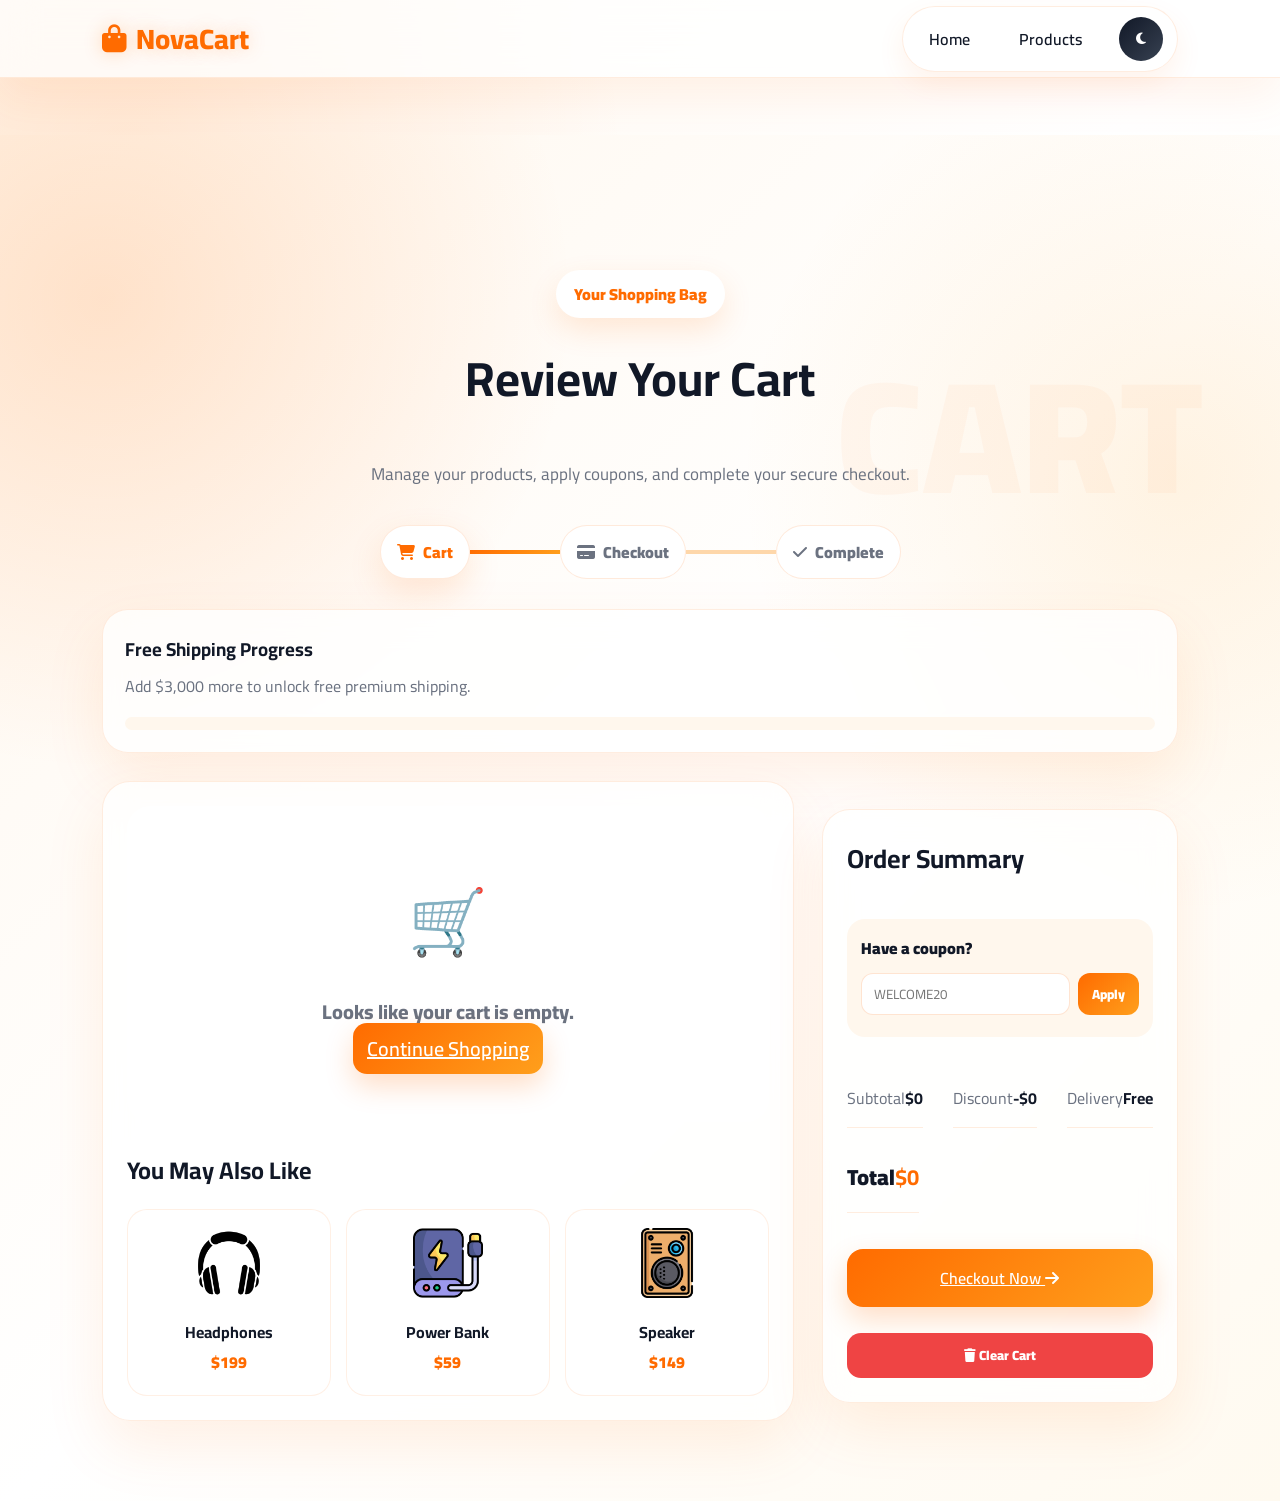
<file: cart.html>
<!DOCTYPE html>
<html lang="en">
<head>
  <meta charset="UTF-8" />
  <meta name="viewport" content="width=device-width, initial-scale=1.0" />
  <link rel="stylesheet" href="https://cdnjs.cloudflare.com/ajax/libs/font-awesome/6.7.2/css/all.min.css" />
  <link rel="stylesheet" href="product/product_style.css" />
  <link rel="stylesheet" href="product/cart_style.css" />
  <title>Cart | NovaCart</title>
</head>
<body>
  <header>
    <div class="navbar">
      <a href="index.html" class="logo">
        <i class="fa-solid fa-bag-shopping"></i> NovaCart
      </a>

      <ul>
        <li><a href="index.html">Home</a></li>
        <li><a href="product.html">Products</a></li>
        <li>
          <button id="darkModeBtn" class="dark-btn">
            <i class="fa-solid fa-moon"></i>
          </button>
        </li>
      </ul>
    </div>
  </header>

  <section class="cart-section">
    <div class="cart-hero">
      <span>Your Shopping Bag</span>
      <h1>Review Your Cart</h1>
      <p>Manage your products, apply coupons, and complete your secure checkout.</p>
    </div>

    <div class="checkout-steps">
      <div class="step active"><i class="fa-solid fa-cart-shopping"></i><span>Cart</span></div>
      <div class="line active"></div>
      <div class="step"><i class="fa-solid fa-credit-card"></i><span>Checkout</span></div>
      <div class="line"></div>
      <div class="step"><i class="fa-solid fa-check"></i><span>Complete</span></div>
    </div>

    <div class="shipping-card">
      <div>
        <h3>Free Shipping Progress</h3>
        <p id="shippingText">Add more products to unlock free shipping.</p>
      </div>
      <div class="shipping-bar">
        <span id="shippingProgress"></span>
      </div>
    </div>

    <div class="cart-layout">
      <div class="cart-products-box">
        <div id="cartItems"></div>

        <div class="recommended-box">
          <h2>You May Also Like</h2>

          <div class="recommended-grid">
            <div>
              <img src="product/imgg/headphone.png" alt="" />
              <h4>Headphones</h4>
              <p>$199</p>
            </div>

            <div>
              <img src="product/imgg/powerbank.png" alt="" />
              <h4>Power Bank</h4>
              <p>$59</p>
            </div>

            <div>
              <img src="product/imgg/speaker.png" alt="" />
              <h4>Speaker</h4>
              <p>$149</p>
            </div>
          </div>
        </div>
      </div>

      <div class="cart-summary premium-summary">
        <h2>Order Summary</h2>

        <div class="coupon-box">
          <label>Have a coupon?</label>
          <div>
            <input type="text" id="couponInput" placeholder="WELCOME20" />
            <button id="applyCoupon">Apply</button>
          </div>
          <small id="couponMessage"></small>
        </div>

        <div class="summary-row">
          <span>Subtotal</span>
          <strong id="totalPrice">$0</strong>
        </div>

        <div class="summary-row">
          <span>Discount</span>
          <strong id="discountPrice">$0</strong>
        </div>

        <div class="summary-row">
          <span>Delivery</span>
          <strong>Free</strong>
        </div>

        <div class="summary-row total-row">
          <span>Total</span>
          <strong id="finalTotal">$0</strong>
        </div>

        <a href="checkout.html" class="btn checkout-btn">
          Checkout Now <i class="fa-solid fa-arrow-right"></i>
        </a>

        <button class="clear-btn" id="clearCart">
          <i class="fa-solid fa-trash"></i> Clear Cart
        </button>
      </div>
    </div>
  </section>

  <div id="cartToast">Cart updated successfully ✅</div>

  <script src="product/theme.js"></script>
  <script src="product/cart.js"></script>
</body>
</html>
</file>
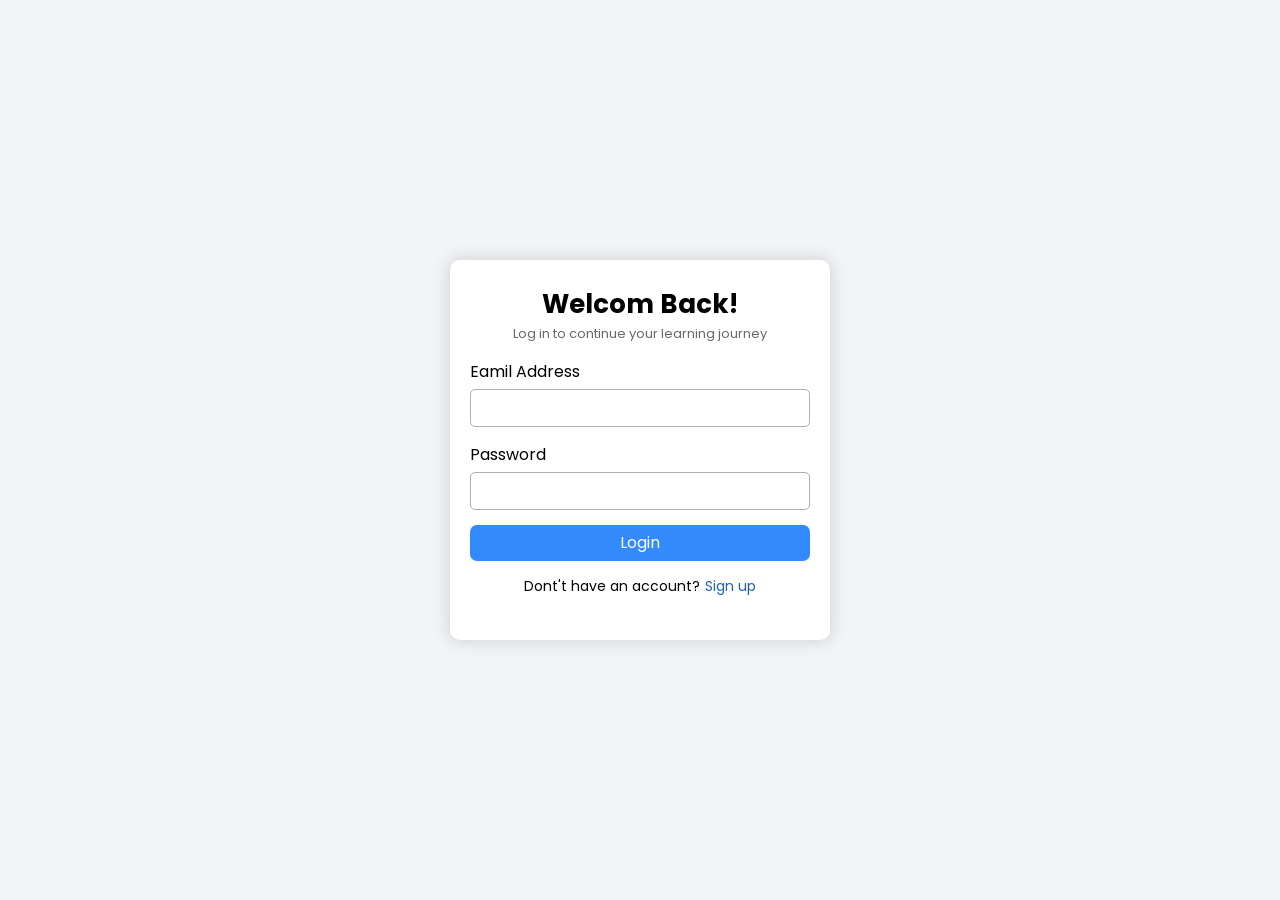
<file: login.html>
<!DOCTYPE html>
<html lang="en">
<head>
    <meta charset="UTF-8">
    <meta name="viewport" content="width=device-width, initial-scale=1.0">
    <link rel="stylesheet" href="login/login_style.css">
    <title>Log In</title>
</head>
<body>
    <div class="mainBox">
            <div class="welcom">
                <h1>Welcom Back!</h1>
                <p>Log in to continue your learning journey</p>
            </div>
            <div>
                <form class="form">
                    <label>Eamil Address</label>
                    <input type="text" placeholder="">
                    <label>Password</label>
                    <input type="password" placeholder="">
                    <a href="index.html">Login</a>
                </form>
            </div>
            <div class="foot">
                <p>Dont't have an account?</p>
                <a href="register.html">Sign up</a>
            </div>
    </div>
    <script src="product/theme.js"></script>
</body>
</html>
</file>
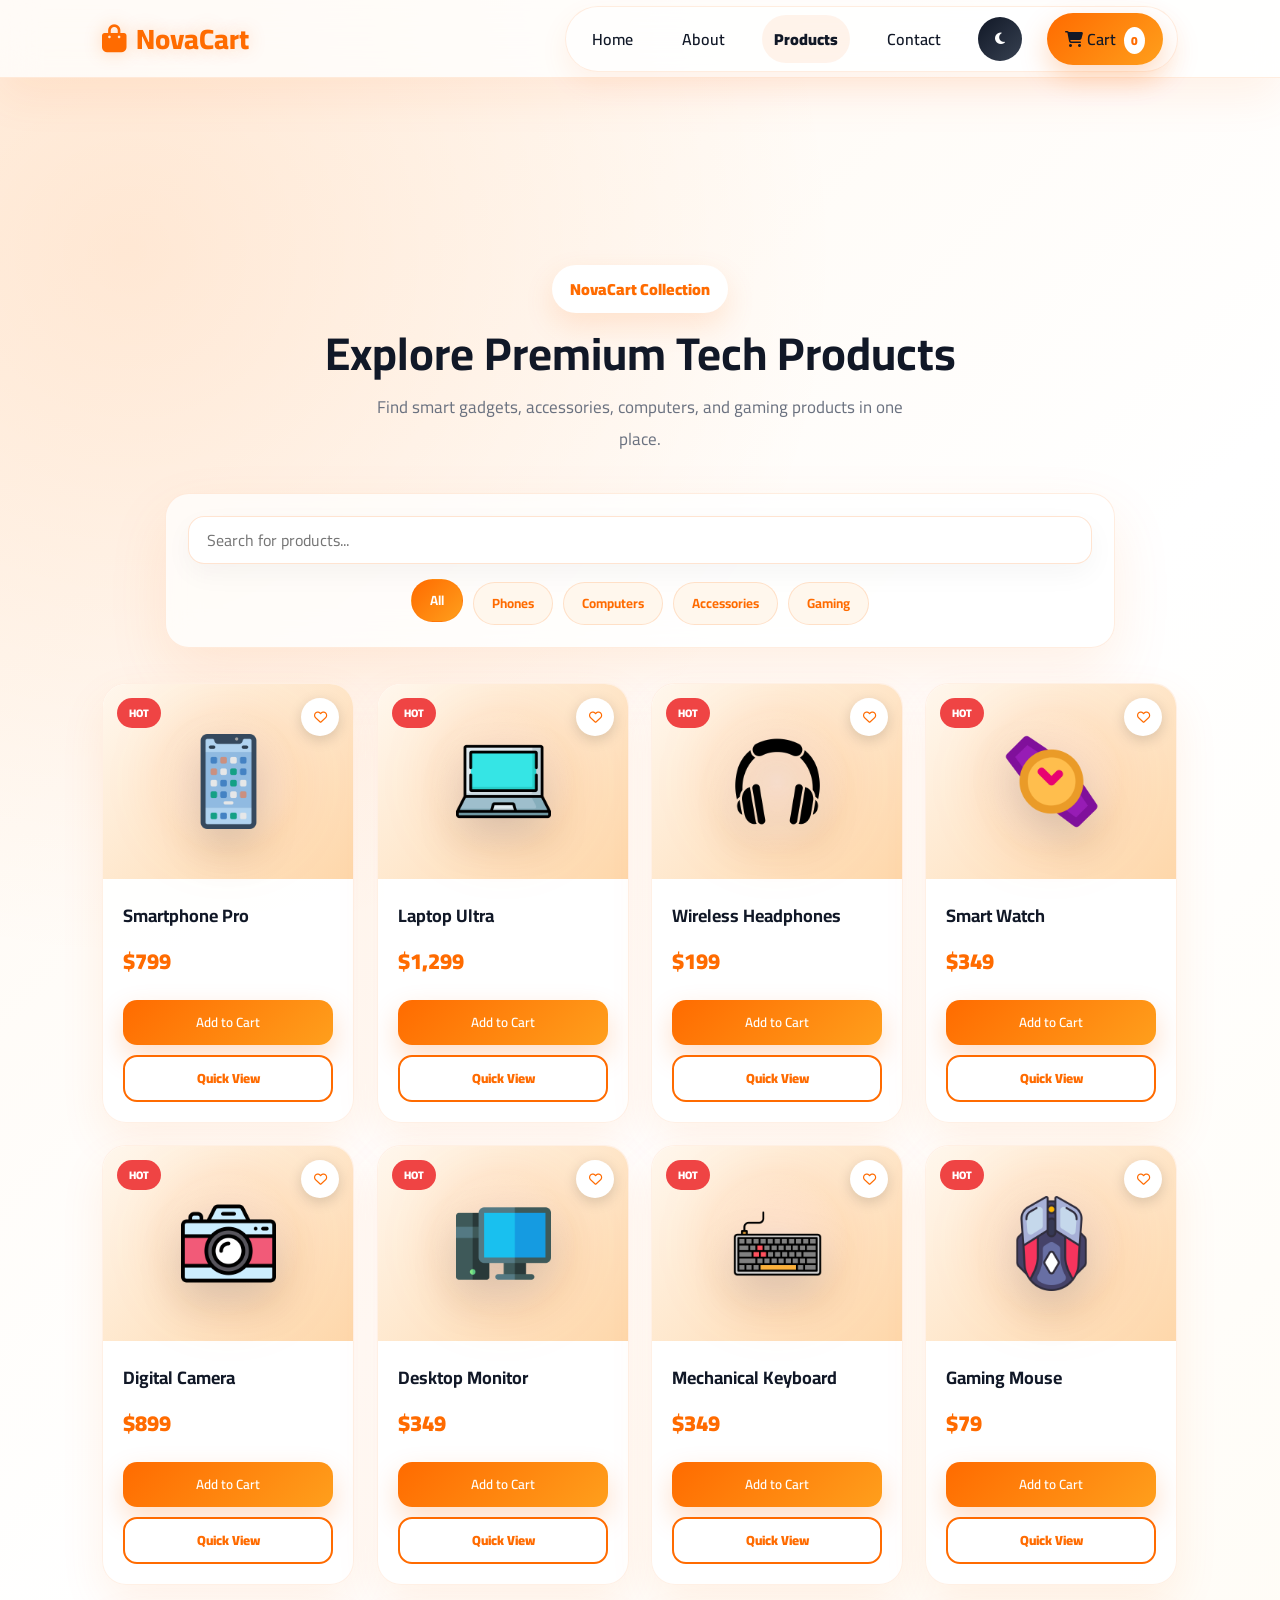
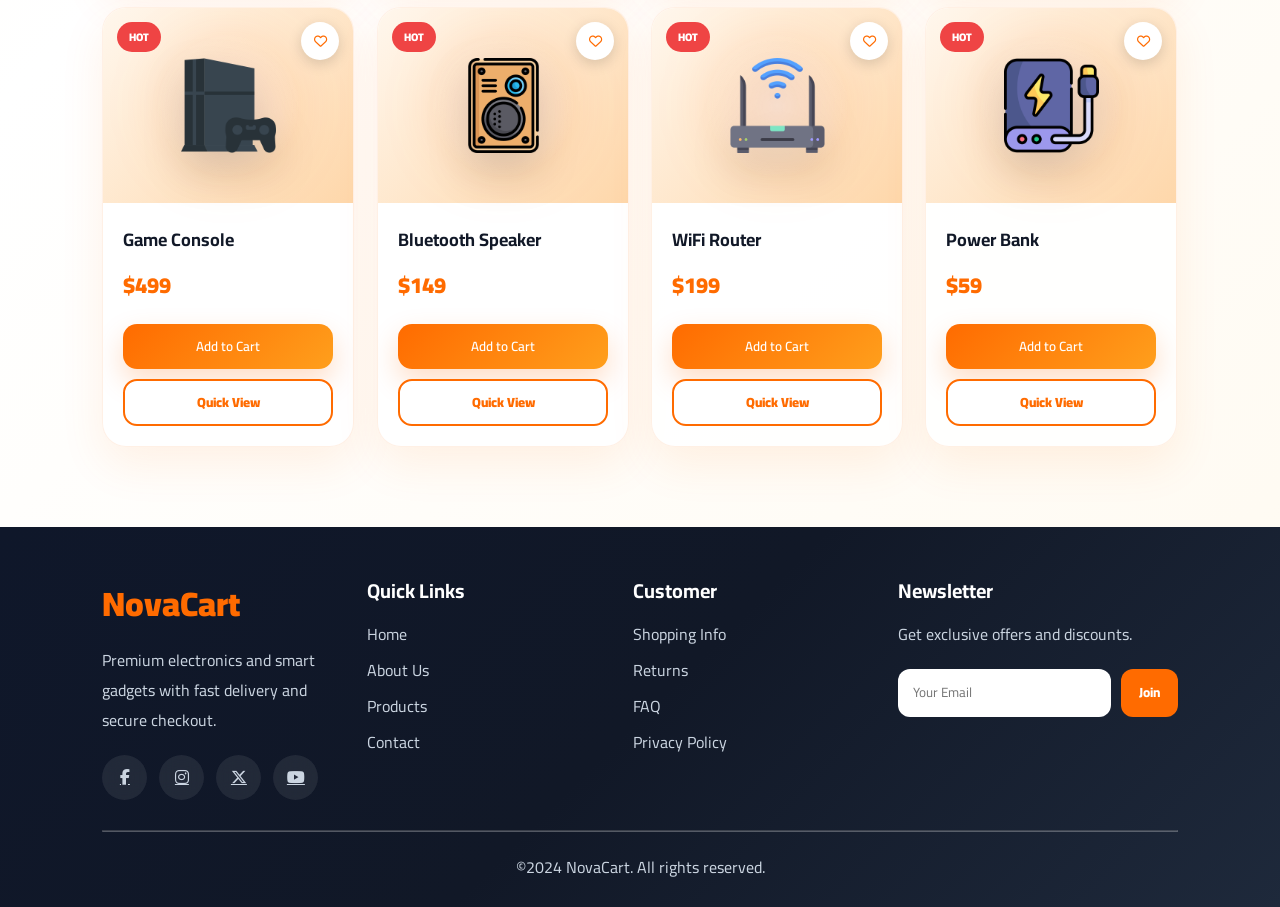
<file: product.html>
<!DOCTYPE html>
<html lang="en">
  <head>
    <meta charset="UTF-8" />
    <meta name="viewport" content="width=device-width, initial-scale=1.0" />
    <link
      rel="stylesheet"
      href="https://cdnjs.cloudflare.com/ajax/libs/font-awesome/6.7.2/css/all.min.css"
    /><title>Products | NovaCart</title>
    <link rel="stylesheet" href="product/product_style.css" />
  </head>
  <body>
    <header>
      <div class="navbar">
        <a href="index.html" class="logo">
  <i class="fa-solid fa-bag-shopping"></i> NovaCart
</a>
        <ul>
          <li><a href="index.html">Home</a></li>
          <li><a href="#about">About</a></li>
          <li><a href="#products" class="productTit">Products</a></li>
          <li><a href="#contact">Contact</a></li>
          <li>
  <button id="darkModeBtn" class="dark-btn">
    <i class="fa-solid fa-moon"></i>
  </button>
</li>
          <li>
  <a href="cart.html" class="cart-link">
    <i class="fa-solid fa-cart-shopping"></i>
    Cart <span id="cartCount">0</span>
  </a>
</li>
        </ul>
      </div>
    </header>
       <section class="sec2">
        <div class="product-hero-title">
  <span>NovaCart Collection</span>
  <h1>Explore Premium Tech Products</h1>
  <p>Find smart gadgets, accessories, computers, and gaming products in one place.</p>
</div>
        <div class="shop-tools">
  <input type="text" id="searchInput" placeholder="Search for products..." />

  <div class="filter-buttons">
    <button class="filter-btn active" data-category="all">All</button>
    <button class="filter-btn" data-category="phones">Phones</button>
    <button class="filter-btn" data-category="computers">Computers</button>
    <button class="filter-btn" data-category="accessories">Accessories</button>
    <button class="filter-btn" data-category="gaming">Gaming</button>
  </div>
</div>
         <div class="porBoxs">
          <div class="products" data-category="phones">
            <div class="img">
              <img src="./product/imgg/smartphones.png" alt="" />
            </div>
            <div>
              <h1>Smartphone Pro</h1>
              <p>$799</p>
              <button class="wish-btn">
  <i class="fa-regular fa-heart"></i>
</button>
              <button class="btn">Add to Cart</button>
              <button class="quick-btn">Quick View</button>
            </div>
          </div>
          <div class="products" data-category="computers">
            <div class="img">
              <img src="./product/imgg/laptop.png" alt="" />
            </div>
            <div>
              <h1>Laptop Ultra</h1>
              <p>$1,299</p>
              <button class="wish-btn">
  <i class="fa-regular fa-heart"></i>
</button>
              <button class="btn">Add to Cart</button>
              <button class="quick-btn">Quick View</button>
            </div>
          </div>
          <div class="products" data-category="phones">
            <div class="img">
              <img src="./product/imgg/headphone.png" alt="" />
            </div>

            <div>
              <h1>Wireless Headphones</h1>
              <p>$199</p>
              <button class="wish-btn">
  <i class="fa-regular fa-heart"></i>
</button>
              <button class="btn">Add to Cart</button>
              <button class="quick-btn">Quick View</button>
            </div>
          </div>
          <div class="products" data-category="accessories">
            <div class="img">
              <img src="./product/imgg/time.png" alt="" />
            </div>
            <div>
              <h1>Smart Watch</h1>
              <p>$349</p>
              <button class="wish-btn">
  <i class="fa-regular fa-heart"></i>
</button>
              <button class="btn">Add to Cart</button>
              <button class="quick-btn">Quick View</button>
            </div>
          </div>
          <div class="products" data-category="accessories">
                <div class="img">
              <img src="./product/imgg/camera.png" alt="" />
            </div>
            <div>
              <h1>Digital Camera</h1>
              <p>$899</p>
              <button class="wish-btn">
  <i class="fa-regular fa-heart"></i>
</button>
              <button class="btn">Add to Cart</button>
              <button class="quick-btn">Quick View</button>
            </div>
          </div>
          <div class="products" data-category="computers">
                <div class="img">
              <img src="./product/imgg/computer.png" alt="" />
            </div>
            <div>
              <h1>Desktop Monitor</h1>
              <p>$349</p>
              <button class="wish-btn">
  <i class="fa-regular fa-heart"></i>
</button>
              <button class="btn">Add to Cart</button>
              <button class="quick-btn">Quick View</button>
            </div>
          </div>
          <div class="products" data-category="computers">
               <div class="img">
              <img src="./product/imgg/wired-keyboard.png" alt="" />
            </div>
            <div>
              <h1>Mechanical Keyboard</h1>
              <p>$349</p>
              <button class="wish-btn">
  <i class="fa-regular fa-heart"></i>
</button>
              <button class="btn">Add to Cart</button>
              <button class="quick-btn">Quick View</button>
            </div>
          </div>
          <div class="products" data-category="computers">
              <div class="img">
              <img src="./product/imgg/mouse-clicker.png" alt="" />
            </div>
            <div>
              <h1>Gaming Mouse</h1>
              <p>$79</p>
              <button class="wish-btn">
  <i class="fa-regular fa-heart"></i>
</button>
              <button class="btn">Add to Cart</button>
              <button class="quick-btn">Quick View</button>
            </div>
          </div>
          <div class="products" data-category="gaming">
                <div class="img">
              <img src="./product/imgg/game-console.png" alt="" />
            </div>
            <div>
              <h1>Game Console</h1>
              <p>$499</p>
              <button class="wish-btn">
  <i class="fa-regular fa-heart"></i>
</button>
              <button class="btn">Add to Cart</button>
              <button class="quick-btn">Quick View</button>
            </div>
          </div>
          <div class="products" data-category="accessories">
             <div class="img">
              <img src="./product/imgg/speaker.png" alt="" />
            </div>
            <div>
              <h1>Bluetooth Speaker</h1>
              <p>$149</p>
              <button class="wish-btn">
  <i class="fa-regular fa-heart"></i>
</button>
              <button class="btn">Add to Cart</button>
              <button class="quick-btn">Quick View</button>
            </div>
          </div>
          <div class="products" data-category="computers">
              <div class="img">
              <img src="./product/imgg/wifi.png" alt="" />
            </div>
            <div>
              <h1>WiFi Router</h1>
              <p>$199</p>
              <button class="wish-btn">
  <i class="fa-regular fa-heart"></i>
</button>
              <button class="btn">Add to Cart</button>
              <button class="quick-btn">Quick View</button>
            </div>
          </div>
          <div class="products" data-category="phones">
              <div class="img">
              <img src="./product/imgg/powerbank.png" alt="" />
            </div>
            <div>
              <h1>Power Bank</h1>
              <p>$59</p>
              <button class="wish-btn">
  <i class="fa-regular fa-heart"></i>
</button>
              <button class="btn">Add to Cart</button>
              <button class="quick-btn">Quick View</button>
            </div>
          </div>
        </div>
        </div>
      </section>
    <footer>
  <div class="foot">
    <div>
      <h1 class="footer-brand">NovaCart</h1>
      <p>
        Premium electronics and smart gadgets with fast delivery and secure checkout.
      </p>

      <div class="socials">
        <a href="#"><i class="fab fa-facebook-f"></i></a>
        <a href="#"><i class="fab fa-instagram"></i></a>
        <a href="#"><i class="fab fa-x-twitter"></i></a>
        <a href="#"><i class="fab fa-youtube"></i></a>
      </div>
    </div>

    <div>
      <h1>Quick Links</h1>
      <ul>
        <li><a href="index.html">Home</a></li>
        <li><a href="index.html#about">About Us</a></li>
        <li><a href="product.html">Products</a></li>
        <li><a href="index.html#contact">Contact</a></li>
      </ul>
    </div>

    <div>
      <h1>Customer</h1>
      <ul>
        <li>Shopping Info</li>
        <li>Returns</li>
        <li>FAQ</li>
        <li>Privacy Policy</li>
      </ul>
    </div>

    <div>
      <h1>Newsletter</h1>
      <p>Get exclusive offers and discounts.</p>

      <div class="newsletter">
        <input type="email" placeholder="Your Email" />
        <button>Join</button>
      </div>
    </div>
  </div>

  <hr />
  <p class="par">&copy;2024 NovaCart. All rights reserved.</p>
</footer>

<script src="product/theme.js"></script>
<script src="product/product.js"></script>

</body>

</html>
</file>
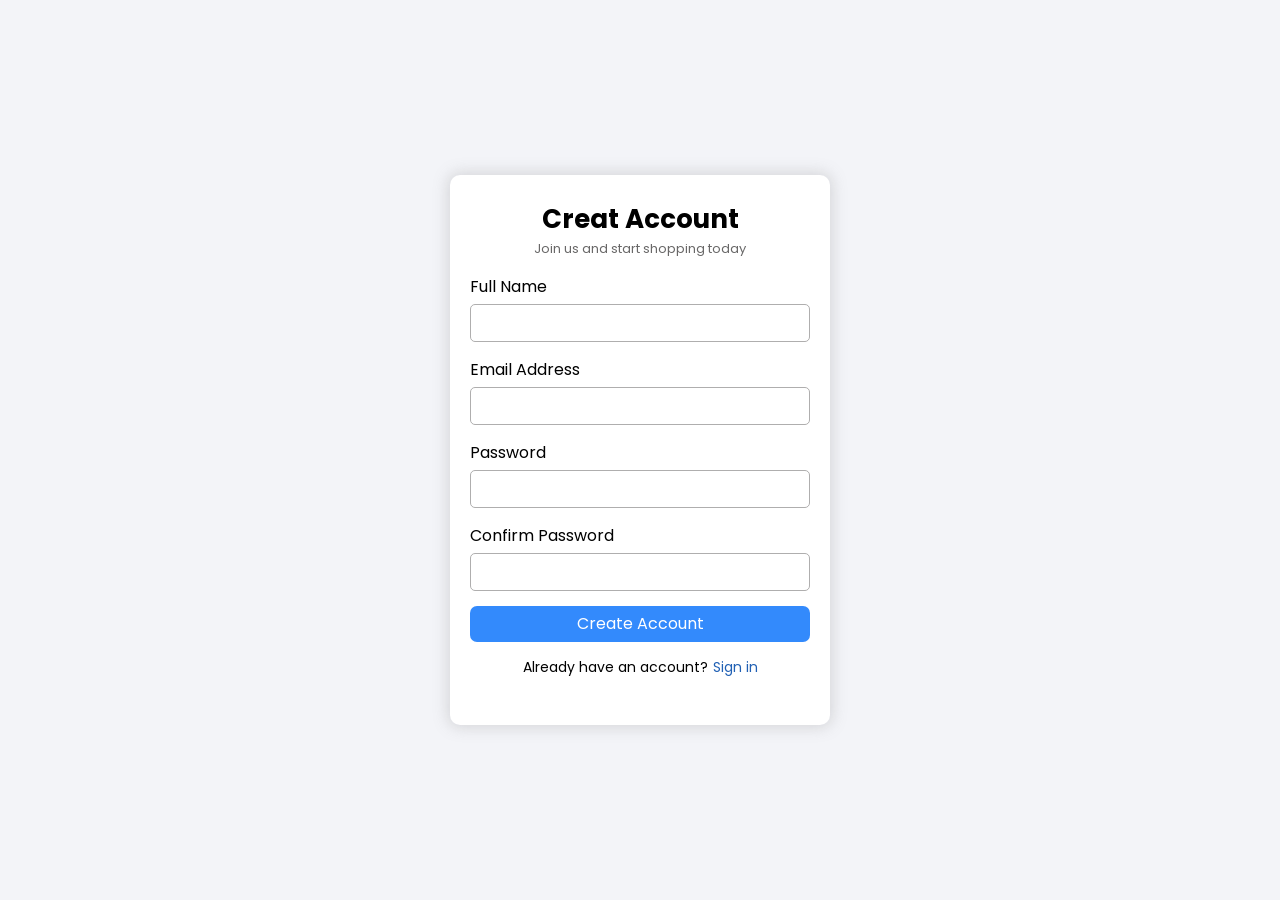
<file: register.html>
<!DOCTYPE html>
<html lang="en">
<head>
    <meta charset="UTF-8">
    <meta name="viewport" content="width=device-width, initial-scale=1.0">
    <link rel="stylesheet" href="register/register_style.css">
    <title>Log In</title>
</head>
<body>
    <div class="mainBox">
            <div class="welcom">
                <h1>Creat Account</h1>
                <p>Join us and start shopping today</p>
            </div>
            <div>
                <form class="form">
                    <label>Full Name</label>
                    <input type="text" placeholder="">
                    <label>Email Address</label>
                    <input type="text" placeholder="">
                    <label>Password</label>
                    <input type="password" placeholder="">
                    <label>Confirm Password</label>
                    <input type="password" placeholder="">
                    <a href="index.html">Create Account</a>
                </form>
            </div>
            <div class="foot">
                <p>Already have an account?</p>
                <a href="login.html">Sign in</a>
            </div>
    </div>
</body>
</html>
</file>
<file: product/product_style.css>
@import url("https://fonts.googleapis.com/css2?family=Cairo:wght@300;400;600;700&display=swap");

* {
  box-sizing: border-box;
  padding: 0;
  margin: 0;
  font-family: "Cairo", sans-serif;
}

body {
  overflow-x: hidden;
}

img {
  max-width: 100%;
  height: auto;
}

/* Header */

header {
  width: 100%;
  min-height: 15vh;
}

header .navbar {
  display: flex;
  align-items: center;
  justify-content: space-between;
  background: white;
  min-height: 10vh;
  box-shadow: 0px 0px 2px;
  position: fixed;
  width: 100%;
  z-index: 100;
  padding: 0 8%;
}

.navbar .logo {
  color: rgb(54, 130, 230);
  text-decoration: none;
  font-weight: 800;
  font-size: 25px;
}

.navbar ul {
  display: flex;
  align-items: center;
  gap: 25px;
}

.navbar ul li {
  list-style: none;
}

.navbar ul li a {
  text-decoration: none;
  color: rgb(36, 36, 36);
  font-weight: 600;
}

.productTit {
  font-weight: 900 !important;
}

.navbar .btn,
.btn {
  background-color: rgb(54, 130, 230);
  padding: 7px 14px;
  border-radius: 5px;
  border: none;
  color: white;
  font-weight: 600;
  cursor: pointer;
}

/* Products */

.sec2 {
  width: 100%;
  padding: 120px 8% 70px;
}

.titSec2 h1 {
  text-align: center;
  padding-bottom: 40px;
  font-size: 36px;
}

.sec2 .porBoxs {
  display: grid;
  grid-template-columns: repeat(3, 1fr);
  gap: 30px;
}

.sec2 .products {
  width: 100%;
  min-height: 350px;
  border-radius: 8px;
  overflow: hidden;
  box-shadow: 0px 2px 2px rgba(138, 138, 138, 0.3);
  transition: 0.4s;
}

.sec2 .products:hover {
  transform: translateY(-7px);
  box-shadow: 0px 2px 10px rgba(138, 138, 138, 0.3);
}

.sec2 .products .img {
  background-color: rgb(216, 219, 221);
  height: 210px;
  display: flex;
  justify-content: center;
  align-items: center;
}

.sec2 .products .img img {
  width: 80px;
  height: 80px;
}

.sec2 .products div:not(.img) {
  padding: 20px;
}

.sec2 .products h1 {
  font-size: 18px;
  margin-bottom: 8px;
}

.sec2 .products p {
  color: rgb(54, 130, 230);
  margin-bottom: 12px;
}

.sec2 .products button {
  width: 100%;
}

/* Footer */

footer {
  background-color: rgb(28, 28, 63);
  width: 100%;
  padding: 45px 8% 25px;
}

footer .foot {
  display: grid;
  grid-template-columns: repeat(4, 1fr);
  gap: 35px;
}

footer h1 {
  color: white;
  font-size: 20px;
  padding-bottom: 10px;
}

footer div ul li {
  list-style: none;
  color: rgb(99, 97, 97);
  margin-bottom: 6px;
}

footer div ul li a {
  text-decoration: none;
  color: rgb(99, 97, 97);
}

footer p {
  color: rgb(99, 97, 97);
}

footer hr {
  width: 100%;
  margin-top: 30px;
  opacity: 0.3;
}

footer .par {
  text-align: center;
  padding-top: 20px;
}

/* Tablet */

@media (max-width: 992px) {
  .navbar {
    flex-direction: column;
    padding: 15px;
    gap: 15px;
  }

  .navbar ul {
    flex-wrap: wrap;
    justify-content: center;
  }

  .sec2 {
    padding-top: 170px;
  }

  .sec2 .porBoxs {
    grid-template-columns: repeat(2, 1fr);
  }

  footer .foot {
    grid-template-columns: repeat(2, 1fr);
  }
}

/* Mobile */

@media (max-width: 600px) {
  .navbar ul {
    gap: 12px;
  }

  .navbar ul li a {
    font-size: 14px;
  }

  .sec2 {
    padding: 180px 20px 60px;
  }

  .titSec2 h1 {
    font-size: 28px;
  }

  .sec2 .porBoxs {
    grid-template-columns: 1fr;
  }

  footer .foot {
    grid-template-columns: 1fr;
  }
}


.cart-link {
  position: relative;
}

#cartCount {
  background: rgb(54, 130, 230);
  color: white;
  font-size: 12px;
  padding: 2px 7px;
  border-radius: 50%;
  margin-left: 4px;
}

#toast {
  position: fixed;
  right: 25px;
  bottom: 25px;
  background: rgb(28, 28, 63);
  color: white;
  padding: 14px 22px;
  border-radius: 8px;
  opacity: 0;
  transform: translateY(20px);
  transition: 0.4s;
  z-index: 999;
}

#toast.show {
  opacity: 1;
  transform: translateY(0);
}

.shop-tools {
  max-width: 950px;
  margin: 0 auto 35px;
  display: flex;
  flex-direction: column;
  gap: 18px;
}

#searchInput {
  width: 100%;
  height: 48px;
  border: 1px solid #ddd;
  border-radius: 12px;
  outline: none;
  padding: 0 18px;
  font-size: 16px;
}

.filter-buttons {
  display: flex;
  justify-content: center;
  flex-wrap: wrap;
  gap: 10px;
}

.filter-btn {
  border: none;
  background: #eef3ff;
  color: rgb(54, 130, 230);
  padding: 8px 18px;
  border-radius: 30px;
  font-weight: 700;
  cursor: pointer;
}

.filter-btn.active,
.filter-btn:hover {
  background: rgb(54, 130, 230);
  color: white;
}

.products {
  position: relative;
}

.wish-btn {
  position: absolute;
  top: 14px;
  right: 14px;
  width: 38px !important;
  height: 38px;
  border: none;
  border-radius: 50%;
  background: white;
  color: rgb(54, 130, 230);
  cursor: pointer;
  box-shadow: 0 4px 14px rgba(0, 0, 0, 0.15);
}

.wish-btn.active {
  background: rgb(54, 130, 230);
  color: white;
}



.cart-section {
  min-height: 80vh;
  padding: 140px 8% 70px;
  background: #f7f8fb;
}

.cart-section h1 {
  text-align: center;
  font-size: 36px;
  margin-bottom: 35px;
}

#cartItems {
  max-width: 900px;
  margin: auto;
  display: flex;
  flex-direction: column;
  gap: 18px;
}

.cart-item {
  background: white;
  display: grid;
  grid-template-columns: 100px 1fr auto;
  align-items: center;
  gap: 20px;
  padding: 18px;
  border-radius: 14px;
  box-shadow: 0 4px 18px rgba(0, 0, 0, 0.08);
}

.cart-item img {
  width: 75px;
  height: 75px;
  object-fit: contain;
}

.cart-item h3 {
  margin-bottom: 6px;
}

.cart-item p {
  color: rgb(54, 130, 230);
  font-weight: 700;
}

.cart-item button,
.clear-btn {
  background: #ff4d4d;
  color: white;
  border: none;
  padding: 9px 14px;
  border-radius: 8px;
  cursor: pointer;
  font-weight: 700;
}

.cart-summary {
  max-width: 900px;
  margin: 28px auto 0;
  background: white;
  padding: 22px;
  border-radius: 14px;
  display: flex;
  justify-content: space-between;
  align-items: center;
  gap: 14px;
  flex-wrap: wrap;
  box-shadow: 0 4px 18px rgba(0, 0, 0, 0.08);
}

.checkout-btn {
  padding: 10px 22px;
}

.empty-cart {
  text-align: center;
  background: white;
  padding: 30px;
  border-radius: 14px;
  font-size: 20px;
}

@media (max-width: 600px) {
  .cart-item {
    grid-template-columns: 1fr;
    text-align: center;
  }

  .cart-item img {
    margin: auto;
  }
}

.quantity-box {
  display: flex;
  align-items: center;
  justify-content: center;
  gap: 13px;
}

.quantity-box button {
  width: 34px;
  height: 34px;
  border: none;
  border-radius: 50%;
  background: rgb(54, 130, 230);
  color: white;
  font-size: 18px;
  font-weight: 800;
  cursor: pointer;
}

.quantity-box span {
  font-size: 18px;
  font-weight: 800;
}

.remove-btn {
  background: #ff4d4d !important;
} 


.dark-btn {
  background: rgb(54, 130, 230);
  color: white;
  border: none;
  width: 38px;
  height: 38px;
  border-radius: 50%;
  cursor: pointer;
}

body.dark {
  background: #0f172a;
  color: white;
}

body.dark .navbar {
  background: #111827;
  box-shadow: 0 0 2px rgba(255, 255, 255, 0.2);
}

body.dark .navbar ul li a {
  color: white;
}

body.dark .products,
body.dark .cart-item,
body.dark .cart-summary,
body.dark .empty-cart {
  background: #111827;
  color: white;
}

body.dark .products .img {
  background: #1f2937;
}

body.dark .sec2,
body.dark .cart-section {
  background: #0f172a;
}

body.dark #searchInput {
  background: #111827;
  color: white;
  border-color: #374151;
}

body.dark #searchInput::placeholder {
  color: #9ca3af;
}

body.dark .filter-btn {
  background: #1f2937;
  color: white;
}

body.dark .filter-btn.active,
body.dark .filter-btn:hover {
  background: rgb(54, 130, 230);
}

body.dark footer {
  background: #020617;
}


.checkout-section {
  min-height: 100vh;
  padding: 140px 8% 70px;
  background: #f7f8fb;
}

.checkout-section h1 {
  text-align: center;
  font-size: 36px;
  margin-bottom: 35px;
}

.checkout-box {
  max-width: 1100px;
  margin: auto;
  display: grid;
  grid-template-columns: 1.2fr 0.8fr;
  gap: 30px;
}

.checkout-form,
.order-summary {
  background: white;
  padding: 28px;
  border-radius: 16px;
  box-shadow: 0 4px 18px rgba(0, 0, 0, 0.08);
}

.checkout-form h2,
.order-summary h2 {
  margin-bottom: 18px;
}

.checkout-form input[type="text"],
.checkout-form input[type="email"] {
  width: 100%;
  height: 45px;
  margin-bottom: 14px;
  padding: 0 14px;
  border-radius: 10px;
  border: 1px solid #ddd;
  outline: none;
}

.payment-methods {
  display: flex;
  flex-direction: column;
  gap: 12px;
  margin-bottom: 22px;
}

.payment-methods label {
  background: #f3f6ff;
  padding: 13px;
  border-radius: 10px;
  cursor: pointer;
  font-weight: 700;
}

.place-order {
  width: 100%;
  padding: 12px;
}

.checkout-item {
  display: flex;
  align-items: center;
  gap: 14px;
  padding: 12px 0;
  border-bottom: 1px solid #eee;
}

.checkout-item img {
  width: 55px;
  height: 55px;
  object-fit: contain;
}

.checkout-item p {
  color: rgb(54, 130, 230);
  font-weight: 700;
}

.order-summary h3 {
  margin-top: 20px;
  font-size: 24px;
}

#orderToast {
  position: fixed;
  right: 25px;
  bottom: 25px;
  background: #16a34a;
  color: white;
  padding: 14px 22px;
  border-radius: 10px;
  opacity: 0;
  transform: translateY(20px);
  transition: 0.4s;
  z-index: 999;
}

#orderToast.show {
  opacity: 1;
  transform: translateY(0);
}

body.dark .checkout-section {
  background: #0f172a;
}

body.dark .checkout-form,
body.dark .order-summary {
  background: #111827;
  color: white;
}

body.dark .payment-methods label {
  background: #1f2937;
}

body.dark .checkout-form input {
  background: #1f2937;
  color: white;
  border-color: #374151;
}

@media (max-width: 768px) {
  .checkout-box {
    grid-template-columns: 1fr;
  }
}


/* ================= NOVACART PRODUCTS PREMIUM THEME ================= */

:root {
  --main: #ff6b00;
  --second: #ff9f1c;
  --dark: #111827;
  --soft: #fff7ed;
  --card: #ffffff;
  --text: #111827;
  --muted: #6b7280;
}

/* Global */

body {
  background:
    radial-gradient(circle at 10% 10%, rgba(255, 107, 0, 0.12), transparent 28%),
    linear-gradient(135deg, #fff7ed 0%, #ffffff 45%, #fffaf0 100%) !important;
  color: var(--text);
}

.btn,
.navbar .btn {
  background: linear-gradient(135deg, var(--main), var(--second)) !important;
  color: white !important;
  border-radius: 14px !important;
  box-shadow: 0 12px 28px rgba(255, 107, 0, 0.22);
  transition: 0.35s ease;
}

.btn:hover,
.navbar .btn:hover {
  transform: translateY(-3px);
  box-shadow: 0 18px 35px rgba(255, 107, 0, 0.34);
}

/* Navbar */

header .navbar {
  min-height: 78px !important;
  background: rgba(255, 255, 255, 0.76) !important;
  backdrop-filter: blur(18px);
  -webkit-backdrop-filter: blur(18px);
  border-bottom: 1px solid rgba(255, 107, 0, 0.12);
  box-shadow: 0 18px 45px rgba(255, 107, 0, 0.08) !important;
}

.navbar .logo {
  color: var(--main) !important;
  display: flex;
  align-items: center;
  gap: 9px;
  font-size: 28px !important;
  text-shadow: 0 0 18px rgba(255, 107, 0, 0.25);
  transition: 0.35s ease;
}

.navbar .logo:hover {
  transform: scale(1.07) rotate(-2deg);
}

.navbar .logo i {
  animation: productLogoBounce 1.8s ease-in-out infinite;
}

.navbar ul {
  background: rgba(255, 255, 255, 0.55);
  padding: 10px 14px;
  border-radius: 999px;
  border: 1px solid rgba(255, 107, 0, 0.12);
  box-shadow: 0 12px 28px rgba(255, 107, 0, 0.08);
}

.navbar ul li a {
  color: var(--text) !important;
}

.navbar ul li a:not(.cart-link) {
  position: relative;
  padding: 9px 12px;
  border-radius: 999px;
  transition: 0.35s ease;
}

.navbar ul li a:not(.cart-link):hover,
.productTit {
  color: var(--main) !important;
  background: rgba(255, 107, 0, 0.08);
}

.cart-link {
  background: linear-gradient(135deg, var(--main), var(--second));
  color: white !important;
  padding: 11px 18px;
  border-radius: 999px;
  box-shadow: 0 12px 28px rgba(255, 107, 0, 0.25);
}

#cartCount {
  background: white !important;
  color: var(--main) !important;
  font-weight: 900;
}

.dark-btn {
  width: 44px !important;
  height: 44px !important;
  border-radius: 50% !important;
  border: none !important;
  background: linear-gradient(135deg, #111827, #374151) !important;
  color: white !important;
  display: grid;
  place-items: center;
  cursor: pointer;
  transition: 0.35s ease;
}

.dark-btn:hover {
  transform: rotate(18deg) scale(1.08);
}

/* Page title */

.sec2 {
  padding: 130px 8% 80px !important;
}

.product-hero-title {
  max-width: 800px;
  margin: 0 auto 38px;
  text-align: center;
}

.product-hero-title span {
  display: inline-block;
  background: white;
  color: var(--main);
  padding: 9px 18px;
  border-radius: 999px;
  font-weight: 900;
  box-shadow: 0 12px 30px rgba(255, 107, 0, 0.14);
  margin-bottom: 15px;
}

.product-hero-title h1 {
  font-size: 46px;
  line-height: 1.1;
  color: var(--text);
}

.product-hero-title p {
  margin: 12px auto 0;
  color: var(--muted);
  max-width: 560px;
  font-size: 17px;
}

/* Tools */

.shop-tools {
  background: rgba(255, 255, 255, 0.72);
  padding: 22px;
  border-radius: 24px;
  border: 1px solid rgba(255, 107, 0, 0.12);
  box-shadow: 0 25px 60px rgba(255, 107, 0, 0.1);
  backdrop-filter: blur(16px);
}

#searchInput {
  border: 1px solid rgba(255, 107, 0, 0.18) !important;
  border-radius: 16px !important;
  background: white;
  box-shadow: 0 10px 28px rgba(0, 0, 0, 0.04);
}

#searchInput:focus {
  border-color: var(--main) !important;
  box-shadow: 0 0 0 4px rgba(255, 107, 0, 0.12);
}

.filter-btn {
  background: #fff7ed !important;
  color: var(--main) !important;
  border: 1px solid rgba(255, 107, 0, 0.16) !important;
  transition: 0.35s ease;
}

.filter-btn.active,
.filter-btn:hover {
  background: linear-gradient(135deg, var(--main), var(--second)) !important;
  color: white !important;
  transform: translateY(-3px);
}

/* Product Grid */

.sec2 .porBoxs {
  grid-template-columns: repeat(4, 1fr) !important;
  gap: 22px !important;
}

.sec2 .products {
  min-height: auto !important;
  border-radius: 24px !important;
  overflow: hidden;
  background: rgba(255, 255, 255, 0.88) !important;
  border: 1px solid rgba(255, 107, 0, 0.1);
  box-shadow: 0 18px 45px rgba(255, 107, 0, 0.09) !important;
  position: relative;
  transform-style: preserve-3d;
  animation: cardEnter 0.65s ease both;
}

.sec2 .products::before {
  content: "HOT";
  position: absolute;
  top: 14px;
  left: 14px;
  background: #ef4444;
  color: white;
  padding: 5px 12px;
  border-radius: 999px;
  font-size: 11px;
  font-weight: 900;
  z-index: 3;
}

.sec2 .products:hover {
  transform: translateY(-12px) scale(1.02) !important;
  box-shadow: 0 28px 70px rgba(255, 107, 0, 0.18) !important;
}

.sec2 .products .img {
  height: 195px !important;
  background:
    radial-gradient(circle, rgba(255, 255, 255, 0.95), transparent 45%),
    linear-gradient(135deg, #fff7ed, #fed7aa) !important;
  position: relative;
}

.sec2 .products .img::after {
  content: "";
  position: absolute;
  width: 120px;
  height: 120px;
  background: rgba(255, 107, 0, 0.18);
  border-radius: 50%;
  filter: blur(30px);
}

.sec2 .products .img img {
  width: 95px !important;
  height: 95px !important;
  position: relative;
  z-index: 2;
  transition: 0.45s ease;
  filter: drop-shadow(0 18px 20px rgba(0, 0, 0, 0.14));
}

.sec2 .products:hover .img img {
  transform: scale(1.22) rotate(-6deg);
}

.sec2 .products h1 {
  font-size: 18px !important;
  color: var(--text);
}

.sec2 .products p {
  color: var(--main) !important;
  font-size: 22px;
  font-weight: 900;
}

.sec2 .products .btn {
  width: 100%;
  padding: 10px 14px;
  margin-top: 6px;
}

.quick-btn {
  width: 100%;
  margin-top: 10px;
  background: white !important;
  border: 2px solid var(--main) !important;
  color: var(--main) !important;
  padding: 9px 14px !important;
  border-radius: 14px !important;
  font-weight: 900;
  cursor: pointer;
  transition: 0.35s ease;
}

.quick-btn:hover {
  background: var(--main) !important;
  color: white !important;
  transform: translateY(-3px);
}

.wish-btn {
  color: var(--main) !important;
  background: white !important;
  transition: 0.35s ease;
}

.wish-btn:hover,
.wish-btn.active {
  background: var(--main) !important;
  color: white !important;
  transform: scale(1.12);
}

/* Toast */

#toast {
  background: linear-gradient(135deg, var(--main), var(--second)) !important;
  color: white !important;
  border-radius: 16px !important;
  box-shadow: 0 18px 40px rgba(255, 107, 0, 0.32);
}

/* Quick View */

.quick-view {
  backdrop-filter: blur(8px);
}

.quick-card {
  border-radius: 28px !important;
  border: 1px solid rgba(255, 107, 0, 0.14);
  box-shadow: 0 35px 90px rgba(0, 0, 0, 0.25);
}

.quick-card img {
  filter: drop-shadow(0 22px 25px rgba(0, 0, 0, 0.16));
}

#quickPrice {
  color: var(--main) !important;
}

#quickAdd {
  width: auto;
  padding: 12px 22px;
}

.close-view {
  background: #ef4444 !important;
}

/* Footer */

footer {
  background: linear-gradient(135deg, #0f172a, #111827, #1e293b) !important;
}

footer h1 {
  color: white !important;
}

footer p,
footer li,
footer a {
  color: #cbd5e1 !important;
}

footer a:hover,
footer li:hover {
  color: var(--main) !important;
}

/* Dark mode */

body.dark {
  background: #111827 !important;
  color: #f9fafb !important;
}

body.dark .sec2 {
  background:
    radial-gradient(circle at 18% 20%, rgba(251, 146, 60, 0.14), transparent 32%),
    linear-gradient(135deg, #111827, #172033 55%, #111827) !important;
}

body.dark .navbar {
  background: rgba(17, 24, 39, 0.86) !important;
  border-bottom: 1px solid rgba(251, 146, 60, 0.12);
}

body.dark .navbar ul {
  background: rgba(31, 41, 55, 0.68) !important;
}

body.dark .navbar ul li a {
  color: #f8fafc !important;
}

body.dark .navbar .logo {
  color: #fb923c !important;
}

body.dark .product-hero-title h1 {
  color: #f8fafc;
}

body.dark .product-hero-title p {
  color: #cbd5e1;
}

body.dark .product-hero-title span,
body.dark .shop-tools,
body.dark .sec2 .products,
body.dark .quick-card {
  background: rgba(31, 41, 55, 0.72) !important;
  border: 1px solid rgba(255, 255, 255, 0.08) !important;
  color: white !important;
}

body.dark .sec2 .products .img {
  background: linear-gradient(135deg, #1f2937, #111827) !important;
}

body.dark .sec2 .products h1,
body.dark .quick-card h2 {
  color: white !important;
}

body.dark #searchInput {
  background: #111827 !important;
  color: white !important;
  border-color: rgba(251, 146, 60, 0.16) !important;
}

body.dark .filter-btn {
  background: rgba(251, 146, 60, 0.1) !important;
  color: #fdba74 !important;
}

body.dark .quick-btn {
  background: rgba(17, 24, 39, 0.9) !important;
  color: #fb923c !important;
}

body.dark .dark-btn {
  background: linear-gradient(135deg, #fb923c, #f97316) !important;
}

/* Animations */

@keyframes productLogoBounce {
  0%, 100% {
    transform: translateY(0) rotate(0);
  }
  50% {
    transform: translateY(-4px) rotate(-8deg);
  }
}

@keyframes cardEnter {
  from {
    opacity: 0;
    transform: translateY(28px) scale(0.96);
  }
  to {
    opacity: 1;
    transform: translateY(0) scale(1);
  }
}

/* Responsive */

@media (max-width: 1150px) {
  .sec2 .porBoxs {
    grid-template-columns: repeat(3, 1fr) !important;
  }
}

@media (max-width: 850px) {
  .sec2 .porBoxs {
    grid-template-columns: repeat(2, 1fr) !important;
  }

  .product-hero-title h1 {
    font-size: 36px;
  }
}

@media (max-width: 600px) {
  header .navbar {
    position: static;
  }

  .sec2 {
    padding: 45px 18px 60px !important;
  }

  .sec2 .porBoxs {
    grid-template-columns: 1fr !important;
  }

  .navbar ul {
    border-radius: 22px;
  }
}

.footer-brand {
  font-size: 34px !important;
  color: #ff6b00 !important;
  font-weight: 900;
}

.socials {
  display: flex;
  gap: 12px;
  margin-top: 20px;
}

.socials a {
  width: 45px;
  height: 45px;
  border-radius: 50%;
  display: flex;
  align-items: center;
  justify-content: center;
  background: rgba(255,255,255,.08);
  backdrop-filter: blur(10px);
}

.socials a:hover {
  background: #ff6b00;
  transform: translateY(-6px) rotate(360deg);
}

.newsletter {
  margin-top: 20px;
  display: flex;
  gap: 10px;
}

.newsletter input {
  flex: 1;
  height: 48px;
  border: none;
  border-radius: 12px;
  padding: 0 15px;
  outline: none;
}

.newsletter button {
  border: none;
  background: #ff6b00;
  color: white;
  padding: 0 18px;
  border-radius: 12px;
  cursor: pointer;
  font-weight: 800;
}
</file>
<file: product/cart_style.css>
.cart-section {
  min-height: 100vh;
  padding: 135px 8% 80px;
  background:
    radial-gradient(circle at 8% 12%, rgba(255, 107, 0, 0.16), transparent 28%),
    radial-gradient(circle at 92% 25%, rgba(255, 159, 28, 0.12), transparent 28%),
    linear-gradient(135deg, #fff7ed 0%, #ffffff 52%, #fffaf0 100%);
  position: relative;
  overflow: hidden;
}

.cart-section::before {
  content: "CART";
  position: absolute;
  top: 150px;
  right: 6%;
  font-size: 160px;
  font-weight: 900;
  color: rgba(255, 107, 0, 0.04);
  z-index: 0;
}

.cart-hero,
.checkout-steps,
.shipping-card,
.cart-layout {
  position: relative;
  z-index: 1;
}

.cart-hero {
  text-align: center;
  max-width: 760px;
  margin: 0 auto 35px;
}

.cart-hero span {
  display: inline-block;
  background: white;
  color: #ff6b00;
  padding: 9px 18px;
  border-radius: 999px;
  font-weight: 900;
  box-shadow: 0 12px 30px rgba(255, 107, 0, 0.14);
  margin-bottom: 15px;
}

.cart-hero h1 {
  font-size: 48px;
  color: #111827;
}

.cart-hero p {
  color: #6b7280;
  font-size: 17px;
  margin-top: 10px;
}

.checkout-steps {
  max-width: 720px;
  margin: 0 auto 30px;
  display: flex;
  align-items: center;
  justify-content: center;
}

.step {
  display: flex;
  align-items: center;
  gap: 8px;
  background: white;
  padding: 11px 16px;
  border-radius: 999px;
  font-weight: 900;
  color: #6b7280;
  border: 1px solid rgba(255, 107, 0, 0.14);
}

.step.active {
  color: #ff6b00;
  box-shadow: 0 14px 34px rgba(255, 107, 0, 0.14);
}

.line {
  height: 4px;
  width: 90px;
  background: #fed7aa;
}

.line.active {
  background: linear-gradient(135deg, #ff6b00, #ff9f1c);
}

.shipping-card {
  max-width: 1100px;
  margin: 0 auto 28px;
  background: rgba(255, 255, 255, 0.78);
  border: 1px solid rgba(255, 107, 0, 0.12);
  border-radius: 26px;
  padding: 22px;
  box-shadow: 0 25px 60px rgba(255, 107, 0, 0.1);
  backdrop-filter: blur(16px);
}

.shipping-card h3 {
  color: #111827;
}

.shipping-card p {
  color: #6b7280;
  margin-top: 4px;
}

.shipping-bar {
  width: 100%;
  height: 13px;
  background: #fff7ed;
  border-radius: 999px;
  overflow: hidden;
  margin-top: 16px;
}

.shipping-bar span {
  display: block;
  height: 100%;
  width: 0%;
  background: linear-gradient(135deg, #ff6b00, #ff9f1c);
  border-radius: 999px;
  transition: 0.5s ease;
}

.cart-layout {
  display: grid;
  grid-template-columns: 1.5fr 0.7fr;
  gap: 28px;
  align-items: start;
}

.cart-products-box,
.premium-summary {
  background: rgba(255, 255, 255, 0.76);
  border: 1px solid rgba(255, 107, 0, 0.12);
  border-radius: 28px;
  padding: 24px;
  box-shadow: 0 25px 60px rgba(255, 107, 0, 0.1);
  backdrop-filter: blur(16px);
}

#cartItems {
  display: flex;
  flex-direction: column;
  gap: 18px;
}

.cart-item {
  display: grid;
  grid-template-columns: 95px 1fr auto auto;
  align-items: center;
  gap: 18px;
  background: white;
  padding: 18px;
  border-radius: 22px;
  border: 1px solid rgba(255, 107, 0, 0.1);
  box-shadow: 0 16px 38px rgba(255, 107, 0, 0.08);
  animation: cartPop 0.45s ease both;
  transition: 0.35s ease;
}

.cart-item:hover {
  transform: translateY(-6px);
  box-shadow: 0 25px 55px rgba(255, 107, 0, 0.16);
}

.cart-item img {
  width: 82px;
  height: 82px;
  object-fit: contain;
  background: linear-gradient(135deg, #fff7ed, #fed7aa);
  border-radius: 18px;
  padding: 14px;
}

.cart-item h3 {
  color: #111827;
  font-size: 18px;
}

.cart-item p {
  color: #ff6b00;
  font-weight: 900;
  font-size: 20px;
}

.quantity-box {
  display: flex;
  align-items: center;
  gap: 12px;
  background: #fff7ed;
  padding: 8px;
  border-radius: 999px;
}

.quantity-box button {
  width: 34px;
  height: 34px;
  border: none;
  border-radius: 50%;
  background: linear-gradient(135deg, #ff6b00, #ff9f1c);
  color: white;
  font-weight: 900;
  cursor: pointer;
  transition: 0.3s ease;
}

.quantity-box button:hover {
  transform: scale(1.15) rotate(8deg);
}

.quantity-box span {
  min-width: 22px;
  text-align: center;
  font-weight: 900;
  color: #111827;
}

.qty-pop {
  animation: qtyPop 0.25s ease;
}

.remove-btn,
.clear-btn {
  border: none;
  background: #ef4444;
  color: white;
  padding: 10px 15px;
  border-radius: 14px;
  cursor: pointer;
  font-weight: 900;
  transition: 0.3s ease;
}

.remove-btn:hover,
.clear-btn:hover {
  transform: translateY(-3px);
  box-shadow: 0 14px 28px rgba(239, 68, 68, 0.28);
}

.premium-summary {
  position: sticky;
  top: 110px;
}

.premium-summary h2 {
  font-size: 26px;
  margin-bottom: 22px;
  color: #111827;
}

.coupon-box {
  margin-bottom: 18px;
  background: #fff7ed;
  padding: 14px;
  border-radius: 18px;
}

.coupon-box label {
  color: #111827;
  font-weight: 900;
}

.coupon-box div {
  display: flex;
  gap: 8px;
  margin-top: 10px;
}

.coupon-box input {
  flex: 1;
  height: 42px;
  border: 1px solid rgba(255, 107, 0, 0.18);
  border-radius: 12px;
  outline: none;
  padding: 0 12px;
}

.coupon-box button {
  border: none;
  background: linear-gradient(135deg, #ff6b00, #ff9f1c);
  color: white;
  padding: 0 14px;
  border-radius: 12px;
  font-weight: 900;
  cursor: pointer;
}

.coupon-box small {
  display: block;
  margin-top: 8px;
  font-weight: 800;
}

.summary-row {
  display: flex;
  justify-content: space-between;
  padding: 14px 0;
  border-bottom: 1px solid rgba(255, 107, 0, 0.12);
  color: #6b7280;
}

.summary-row strong {
  color: #111827;
}

.total-row {
  font-size: 22px;
  font-weight: 900;
  color: #111827;
}

.total-row strong {
  color: #ff6b00;
}

.checkout-btn {
  width: 100%;
  text-align: center;
  margin-top: 22px;
  padding: 14px 18px !important;
  border-radius: 16px !important;
}

.clear-btn {
  width: 100%;
  margin-top: 12px;
  background: #ef4444 !important;
}

.empty-cart {
  text-align: center;
  background: white;
  padding: 55px 25px;
  border-radius: 24px;
  color: #6b7280;
  font-size: 20px;
  font-weight: 800;
}

.empty-cart::before {
  content: "🛒";
  display: block;
  font-size: 64px;
  margin-bottom: 12px;
}

.recommended-box {
  margin-top: 26px;
}

.recommended-box h2 {
  color: #111827;
  margin-bottom: 16px;
}

.recommended-grid {
  display: grid;
  grid-template-columns: repeat(3, 1fr);
  gap: 15px;
}

.recommended-grid div {
  background: white;
  border: 1px solid rgba(255, 107, 0, 0.1);
  border-radius: 20px;
  padding: 18px;
  text-align: center;
  transition: 0.3s ease;
}

.recommended-grid div:hover {
  transform: translateY(-6px);
  box-shadow: 0 18px 38px rgba(255, 107, 0, 0.13);
}

.recommended-grid img {
  width: 70px;
  height: 70px;
  object-fit: contain;
}

.recommended-grid h4 {
  color: #111827;
  margin-top: 10px;
}

.recommended-grid p {
  color: #ff6b00;
  font-weight: 900;
}

#cartToast {
  position: fixed;
  right: 25px;
  bottom: 25px;
  background: linear-gradient(135deg, #ff6b00, #ff9f1c);
  color: white;
  padding: 14px 22px;
  border-radius: 16px;
  font-weight: 900;
  box-shadow: 0 18px 40px rgba(255, 107, 0, 0.35);
  opacity: 0;
  transform: translateY(20px);
  transition: 0.4s ease;
  z-index: 9999;
}

#cartToast.show {
  opacity: 1;
  transform: translateY(0);
}

@keyframes cartPop {
  from {
    opacity: 0;
    transform: translateY(25px) scale(0.96);
  }
  to {
    opacity: 1;
    transform: translateY(0) scale(1);
  }
}

@keyframes qtyPop {
  50% {
    transform: scale(1.35);
    color: #ff6b00;
  }
}

/* Dark Mode */

body.dark .cart-section {
  background:
    radial-gradient(circle at 18% 20%, rgba(251, 146, 60, 0.14), transparent 32%),
    linear-gradient(135deg, #111827, #172033 55%, #111827) !important;
}

body.dark .cart-hero h1,
body.dark .premium-summary h2,
body.dark .cart-item h3,
body.dark .summary-row strong,
body.dark .quantity-box span,
body.dark .recommended-box h2,
body.dark .recommended-grid h4,
body.dark .shipping-card h3,
body.dark .coupon-box label {
  color: #f8fafc;
}

body.dark .cart-hero p,
body.dark .summary-row,
body.dark .shipping-card p {
  color: #cbd5e1;
}

body.dark .cart-hero span,
body.dark .cart-products-box,
body.dark .premium-summary,
body.dark .cart-item,
body.dark .shipping-card,
body.dark .recommended-grid div {
  background: rgba(31, 41, 55, 0.72) !important;
  border: 1px solid rgba(255, 255, 255, 0.08) !important;
  color: white;
}

body.dark .cart-item img {
  background: linear-gradient(135deg, #1f2937, #111827);
}

body.dark .quantity-box,
body.dark .coupon-box {
  background: rgba(251, 146, 60, 0.1);
}

body.dark .empty-cart {
  background: rgba(31, 41, 55, 0.72);
  color: #cbd5e1;
}

body.dark .coupon-box input {
  background: #111827;
  color: white;
  border-color: rgba(251, 146, 60, 0.18);
}

@media (max-width: 950px) {
  .cart-layout {
    grid-template-columns: 1fr;
  }

  .premium-summary {
    position: static;
  }
}

@media (max-width: 650px) {
  .cart-section {
    padding: 45px 18px 60px;
  }

  .cart-item {
    grid-template-columns: 1fr;
    text-align: center;
  }

  .cart-item img {
    margin: auto;
  }

  .cart-hero h1 {
    font-size: 36px;
  }

  .checkout-steps {
    flex-wrap: wrap;
    gap: 10px;
  }

  .line {
    display: none;
  }

  .recommended-grid {
    grid-template-columns: 1fr;
  }
}
</file>
<file: login/login_style.css>
@import url("https://fonts.googleapis.com/css2?family=Cairo:wght@300;400;600;700&family=Poppins:wght@300;400;500;600;700&display=swap");

* {
  box-sizing: border-box;
  margin: 0;
  padding: 0;
}

body {
  min-height: 100vh;
  display: flex;
  justify-content: center;
  align-items: center;
  background-color: #f3f4f8;
  padding: 20px;
  font-family: "Poppins", "Cairo", system-ui, sans-serif;
  overflow-x: hidden;
}

body .mainBox {
  background-color: white;
  width: 100%;
  max-width: 380px;
  min-height: 380px;
  display: flex;
  flex-direction: column;
  padding: 25px 20px;
  border-radius: 10px;
  box-shadow: 0px 0px 15px 2px rgba(138, 138, 138, 0.3);
}

.text {
  display: flex;
  width: 100%;
  align-items: center;
  justify-content: center;
  text-align: center;
}

.welcom {
  font-size: 13px;
  padding-bottom: 15px;
  text-align: center;
  display: flex;
  flex-direction: column;
}

.welcom p {
  width: 100%;
  color: rgb(105, 104, 104);
}

.form {
  display: flex;
  flex-direction: column;
  width: 100%;
}

.form label {
  padding-bottom: 5px;
}

.form input {
  margin-bottom: 15px;
  border-radius: 5px;
  outline: none;
  border: 1px solid rgb(175, 174, 174);
  width: 100%;
  height: 38px;
  padding: 0 10px;
}

.form a {
  margin-bottom: 15px;
  width: 100%;
  height: 36px;
  outline: none;
  border: none;
  border-radius: 7px;
  background-color: rgb(51, 138, 252);
  color: white;
  cursor: pointer;
  text-decoration: none;
  text-align: center;
  line-height: 36px;
}

.foot {
  display: flex;
  flex-direction: row;
  justify-content: center;
  flex-wrap: wrap;
  gap: 5px;
  font-size: 14px;
}

.foot a {
  text-decoration: none;
  color: rgb(32, 96, 180);
}

@media (max-width: 480px) {
  body .mainBox {
    max-width: 100%;
    min-height: auto;
  }

  .welcom {
    font-size: 12px;
  }
}
</file>
<file: register/register_style.css>
@import url("https://fonts.googleapis.com/css2?family=Cairo:wght@300;400;600;700&family=Poppins:wght@300;400;500;600;700&display=swap");

* {
  box-sizing: border-box;
  margin: 0;
  padding: 0;
}

body {
  min-height: 100vh;
  display: flex;
  justify-content: center;
  align-items: center;
  background-color: #f3f4f8;
  padding: 20px;
  font-family: "Poppins", "Cairo", system-ui, sans-serif;
  overflow-x: hidden;
}

body .mainBox {
  background-color: white;
  width: 100%;
  max-width: 380px;
  min-height: 550px;
  display: flex;
  flex-direction: column;
  padding: 25px 20px;
  border-radius: 10px;
  box-shadow: 0px 0px 15px 2px rgba(138, 138, 138, 0.3);
}

.text {
  display: flex;
  width: 100%;
  align-items: center;
  justify-content: center;
  text-align: center;
}

.welcom {
  font-size: 13px;
  padding-bottom: 15px;
  text-align: center;
  display: flex;
  flex-direction: column;
}

.welcom p {
  width: 100%;
  color: rgb(105, 104, 104);
}

.form {
  display: flex;
  flex-direction: column;
  width: 100%;
}

.form label {
  padding-bottom: 5px;
}

.form input {
  margin-bottom: 15px;
  border-radius: 5px;
  outline: none;
  border: 1px solid rgb(175, 174, 174);
  width: 100%;
  height: 38px;
  padding: 0 10px;
}

.form a {
  margin-bottom: 15px;
  width: 100%;
  height: 36px;
  border-radius: 7px;
  background-color: rgb(51, 138, 252);
  color: white;
  cursor: pointer;
  text-decoration: none;
  text-align: center;
  line-height: 36px;
}

.foot {
  display: flex;
  flex-direction: row;
  justify-content: center;
  flex-wrap: wrap;
  gap: 5px;
  font-size: 14px;
}

.foot a {
  text-decoration: none;
  color: rgb(32, 96, 180);
}

@media (max-width: 480px) {
  body {
    align-items: flex-start;
  }

  body .mainBox {
    max-width: 100%;
    min-height: auto;
    margin-top: 20px;
  }

  .welcom {
    font-size: 12px;
  }
}
</file>
